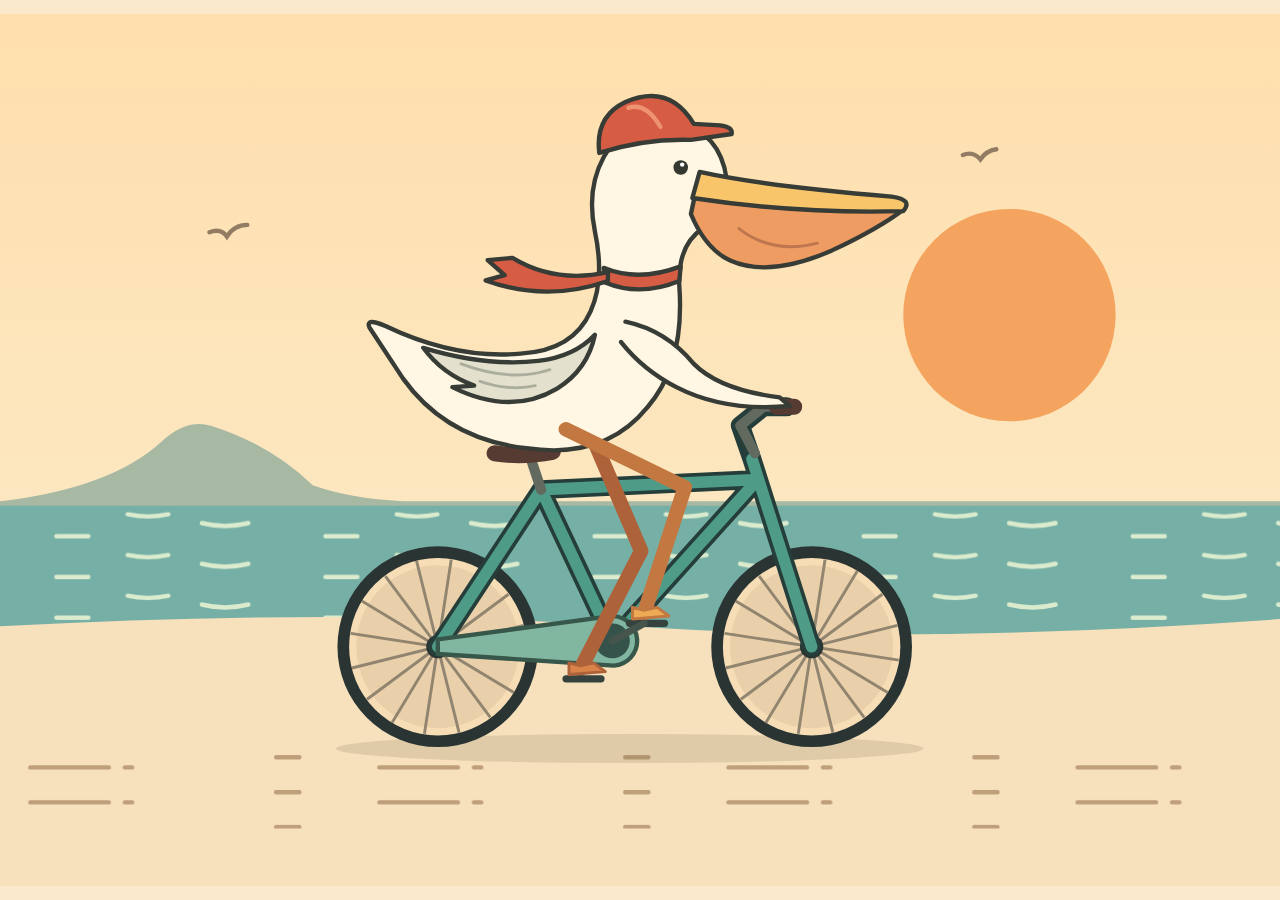
<file: site/pelican.html>
<!doctype html>
<html lang="zh-CN">
<meta charset="utf-8">
<meta name="viewport" content="width=device-width, initial-scale=1">
<title>鹈鹕的海岸骑行</title>
<style>
*{box-sizing:border-box}body{margin:0;min-height:100svh;display:grid;place-items:center;background:#faeacb}svg{display:block;width:100%;max-height:100svh}
</style>
<svg xmlns="http://www.w3.org/2000/svg" viewBox="0 0 880 600" role="img" aria-labelledby="title desc">
<title id="title">鹈鹕的海岸骑行</title><desc id="desc">戴红帽子的白鹈鹕蹬着薄荷绿自行车，沿着落日下的海岸公路前行。</desc>
<defs>
 <linearGradient id="sky" x2="0" y2="1"><stop stop-color="#ffdfad"/><stop offset="1" stop-color="#faedcf"/></linearGradient>
 <g id="spokes" stroke="#92856f" stroke-width="2"><path d="M-61 0H61 M0 -61V61 M-43 -43L43 43 M43 -43L-43 43 M-56 -23L56 23 M23 -56L-23 56 M-56 23L56 -23 M-23 -56L23 56"/></g>
 <g id="wheel"><circle r="69" fill="#293433"/><circle r="61" fill="#f6ddb6"/><circle r="56" fill="#e9cfaa"/><use href="#spokes"><animateTransform attributeName="transform" type="rotate" from="0" to="360" dur="1.5s" repeatCount="indefinite"/></use><circle r="8" fill="#293433"/></g>
 <pattern id="waves" width="185" height="28" patternUnits="userSpaceOnUse"><path d="M4 14q16 4 32 0m53 9h22m27 -15q14 3 28 0" fill="none" stroke="#daebce" stroke-width="3" stroke-linecap="round"/><animateTransform attributeName="patternTransform" type="translate" from="0 0" to="-185 0" dur="6s" repeatCount="indefinite"/></pattern>
 <pattern id="road" width="240" height="24" patternUnits="userSpaceOnUse"><path d="M12 14h54m11 0h5m99 -7h16" stroke="#be9f79" stroke-width="3" stroke-linecap="round"/><animateTransform attributeName="patternTransform" type="translate" from="0 0" to="-240 0" dur=".83s" repeatCount="indefinite"/></pattern>
</defs>
<rect width="880" height="600" fill="url(#sky)"/>
<circle cx="694" cy="207" r="73" fill="#f4a45e"/>
<g fill="none" stroke="#927c63" stroke-width="3" stroke-linecap="round"><path d="M144 150q8 -3 12 3q5 -8 14 -8m492 -48q7 -3 12 3q4 -6 11 -7"/></g>
<path fill="#a7b8a3" d="M0 335q76 -9 111 -41q17 -16 34 -11q41 13 70 41q25 9 62 11h603v48H0z"/>
<path fill="#76afa5" d="M0 338h880v100H0z"/><rect y="341" width="880" height="97" fill="url(#waves)"/>
<path fill="#f7e0bc" d="M0 421q236 -13 433 0t447 -5v184H0z"/><rect y="500" width="880" height="60" fill="url(#road)"/>
<ellipse cx="433" cy="505" rx="202" ry="10" fill="#776a50" opacity=".18"/>
<use href="#wheel" x="301" y="435"/><use href="#wheel" x="558" y="435"/>
<g stroke-linecap="round" stroke-linejoin="round" fill="none">
 <path d="M301 435l71 -108 49 104z M372 327l149 -7 -100 111 M558 435l-41 -129 -8 -23 16 -13h16" stroke="#253e3a" stroke-width="13"/>
 <path d="M301 435l71 -108 49 104z M372 327l149 -7 -100 111 M558 435l-41 -129" stroke="#4e9c88" stroke-width="8"/>
 <path d="M372 327l-8 -24m155 -1 -10 -19 16 -13h16" stroke="#626a60" stroke-width="7"/>
 <path d="M534 270h12M340 302q19 3 40 -1" stroke="#563b32" stroke-width="11"/>
 <path d="M301 430l119 -16a17 17 0 1 1 2 34l-121 -8z" fill="#81b7a1" stroke="#38574b" stroke-width="3"/>
</g>
<circle cx="421" cy="431" r="12" fill="#35534a"/>
<g id="farLeg" stroke="#ae623a" stroke-width="10" fill="none" stroke-linecap="round" stroke-linejoin="round"><path/><g><path d="M-10 7h24" stroke="#36423d" stroke-width="5"/><path d="M-8 -4l8 2 9 -2 8 6 -25 2z" fill="#d98348" stroke-width="2"/></g></g>
<g id="bird" stroke="#383c36" stroke-linecap="round" stroke-linejoin="round" stroke-width="3">
 <!-- The nape and breast share one silhouette with the swept tail. -->
 <path d="M265 217q48 23 93 19 36 -2 48 -29 10 -22 3 -55 -6 -29 6 -51 14 -26 44 -24 31 2 39 31 7 27 -15 42 -17 11 -16 39 4 54 -22 84 -29 36 -83 28 -55 -6 -85 -48l-23 -35q-3 -7 11 -1z" fill="#fff7e4"/>
 <path d="M481 112q38 13 129 18 10 1 11 7 -17 13 -49 28 -43 19 -70 7 -17 -8 -27 -32z" fill="#ee9c62"/>
 <path d="M481 111q46 10 132 17 15 2 8 10 -73 2 -145 -9z" fill="#f8c56b"/>
 <path d="M508 150q23 18 54 10" stroke="#be764f" stroke-width="2" fill="none"/>
 <circle cx="468" cy="108" r="5" fill="#343831" stroke="none"/><circle cx="469" cy="106" r="1.5" fill="white" stroke="none"/>
 <path d="M412 98q-3 -25 18 -35 30 -13 47 15l18 1q9 1 8 6l-28 4q-32 -1 -63 9z" fill="#d65c43"/>
 <path d="M432 67q12 -4 22 13" fill="none" stroke="#ef9270" stroke-width="3"/>
 <path d="M415 177q24 10 53 -1l-1 10q-27 11 -51 1z" fill="#d65c43"/>
 <path d="M418 180q-36 9 -66 -8l-17 2 12 10 -13 4q42 14 84 -2z" fill="#d65c43"><animateTransform attributeName="transform" type="rotate" values="-3 418 182;4 418 182;-3 418 182" dur=".7s" repeatCount="indefinite"/></path>
 <path d="M291 232q43 13 79 9 25 -3 39 -18 -5 24 -26 37 -32 19 -72 -1l15 -1q-22 -8 -35 -26z" fill="#e3e1cd"/>
 <path d="M317 243q35 13 61 4m-48 8q21 7 38 3" fill="none" stroke="#abae9d" stroke-width="2"/>
 <path d="M430 214q28 6 47 29 18 18 59 23l7 6q-45 4 -78 -13 -23 -12 -38 -31" fill="#fff7e4"/>
</g>
<g id="nearLeg" stroke="#c27840" stroke-width="10" fill="none" stroke-linecap="round" stroke-linejoin="round"><path/><g><path d="M-10 7h24" stroke="#36423d" stroke-width="5"/><path d="M-8 -4l8 2 9 -2 8 6 -25 2z" fill="#efaa55" stroke-width="2"/></g></g>
<path id="crank" stroke="#45554c" stroke-width="5" stroke-linecap="round"/>
</svg>
<script>
const bird = document.querySelector('#bird');
const crank = document.querySelector('#crank');
const legs = ['farLeg','nearLeg'].map(id => {
  const group = document.getElementById(id);
  return {shin:group.firstElementChild, foot:group.lastElementChild};
});
function ride(time) {
  const phase = time * Math.PI / 920;
  const bob = 2.5 * Math.sin(2 * phase);
  bird.setAttribute('transform', 'translate(0 '+bob+')');
  legs.forEach(({shin,foot}, index) => {
    const angle = phase + (index ? 0 : Math.PI);
    const x = 421 + 29 * Math.cos(angle), y = 431 + 29 * Math.sin(angle);
    const hipX = index ? 389 : 405, hipY = 288 + bob;
    const dx = x - hipX, dy = y - hipY, distance = Math.hypot(dx,dy);
    const bend = Math.sqrt(Math.max(0, 91**2 - (distance/2)**2));
    const kneeX = hipX + dx/2 + bend * dy/distance;
    const kneeY = hipY + dy/2 - bend * dx/distance;
    shin.setAttribute('d', 'M'+hipX+' '+hipY+' L'+kneeX+' '+kneeY+' L'+x+' '+y);
    foot.setAttribute('transform','translate('+x+' '+y+')');
    if (index) crank.setAttribute('d','M421 431 L'+x+' '+(y+7));
  });
  requestAnimationFrame(ride);
}
ride(0);
</script>
</html>
</file>
